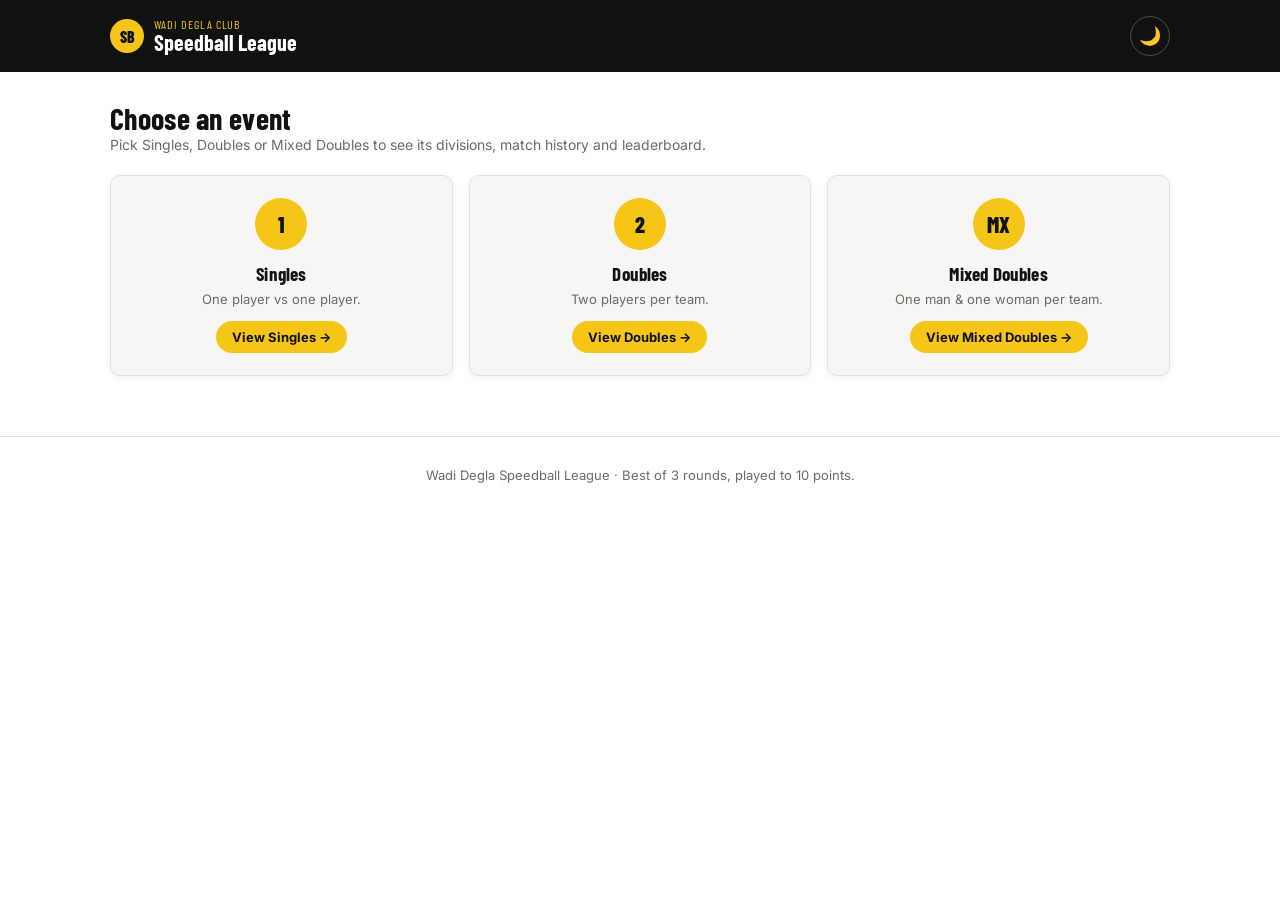
<file: index.html>
<!DOCTYPE html>
<html lang="en">
<head>
<meta charset="UTF-8">
<!-- Makes the layout scale correctly on phones -->
<meta name="viewport" content="width=device-width, initial-scale=1.0">
<title>Wadi Degla Speedball League</title>
<link rel="stylesheet" href="css/style.css">
</head>
<body>

  <!-- =====================================================================
       HEADER — appears on every page. If you want to change the club name
       or logo letters, edit the two lines inside .brand-text below, and
       the "brand-mark" letters just under it.
       ===================================================================== -->
  <header class="site-header">
    <div class="container">
      <div class="brand">
        <div class="brand-mark">SB</div>
        <div class="brand-text">
          <span class="club">Wadi Degla Club</span>
          <span class="title">Speedball League</span>
        </div>
      </div>
      <!-- Light/Dark theme switch — logic lives in js/main.js -->
      <button id="theme-toggle" class="theme-toggle" aria-label="Toggle dark mode">🌙</button>
    </div>
  </header>

  <main>
    <div class="container">
      <div class="page-heading">
        <div>
          <h1>Choose an event</h1>
          <div class="sub">Pick Singles, Doubles or Mixed Doubles to see its divisions, match history and leaderboard.</div>
        </div>
      </div>

      <!-- These 3 cards just link into divisions.html with the right ?event= value.
           If you rename/add events, also update js/main.js (EVENTS list) and data/data.json. -->
      <div class="event-grid">
        <div class="event-card">
          <div class="icon">1</div>
          <h3>Singles</h3>
          <p>One player vs one player.</p>
          <a class="go-link" href="divisions.html?event=singles">View Singles →</a>
        </div>
        <div class="event-card">
          <div class="icon">2</div>
          <h3>Doubles</h3>
          <p>Two players per team.</p>
          <a class="go-link" href="divisions.html?event=doubles">View Doubles →</a>
        </div>
        <div class="event-card">
          <div class="icon">MX</div>
          <h3>Mixed Doubles</h3>
          <p>One man &amp; one woman per team.</p>
          <a class="go-link" href="divisions.html?event=mixed">View Mixed Doubles →</a>
        </div>
      </div>
    </div>
  </main>

  <footer>
    Wadi Degla Speedball League &middot; Best of 3 rounds, played to 10 points.
  </footer>

  <!-- main.js must load before any page-specific script, it sets up the theme -->
  <script src="js/main.js"></script>
</body>
</html>
</file>
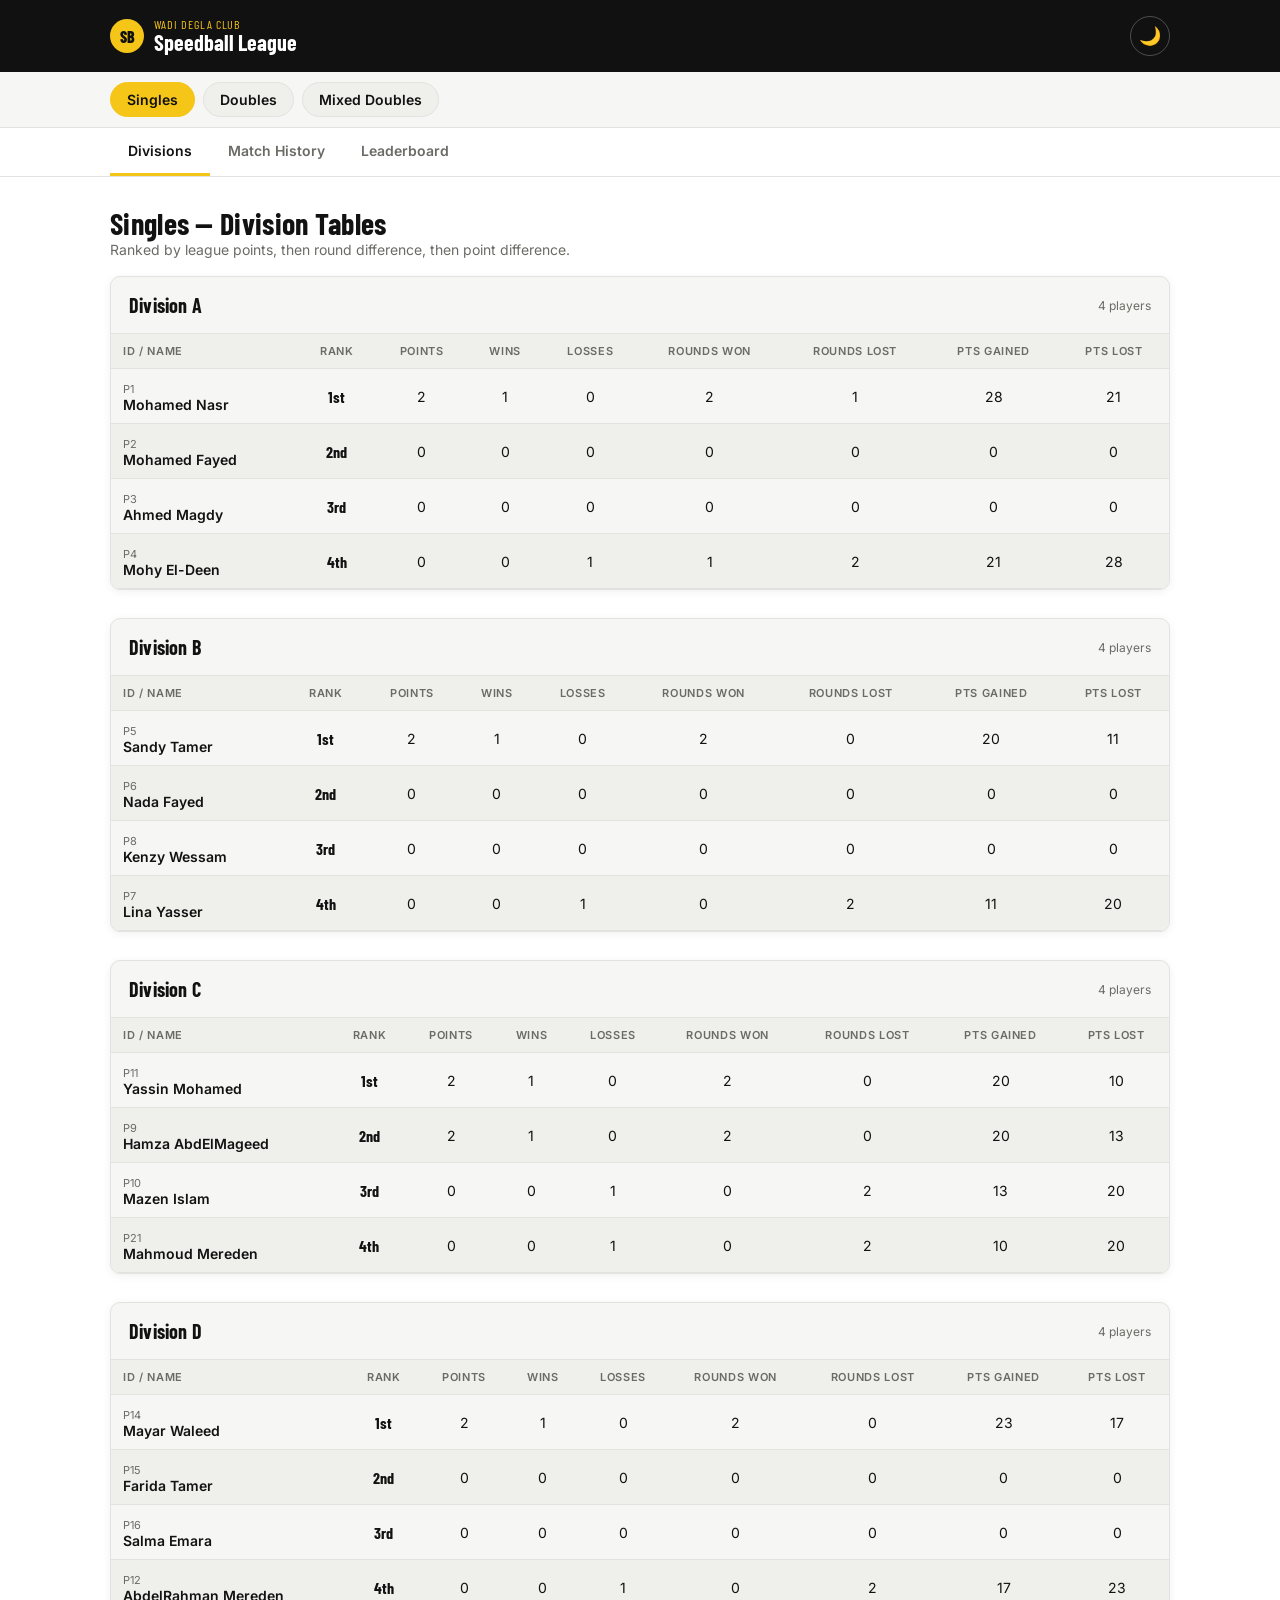
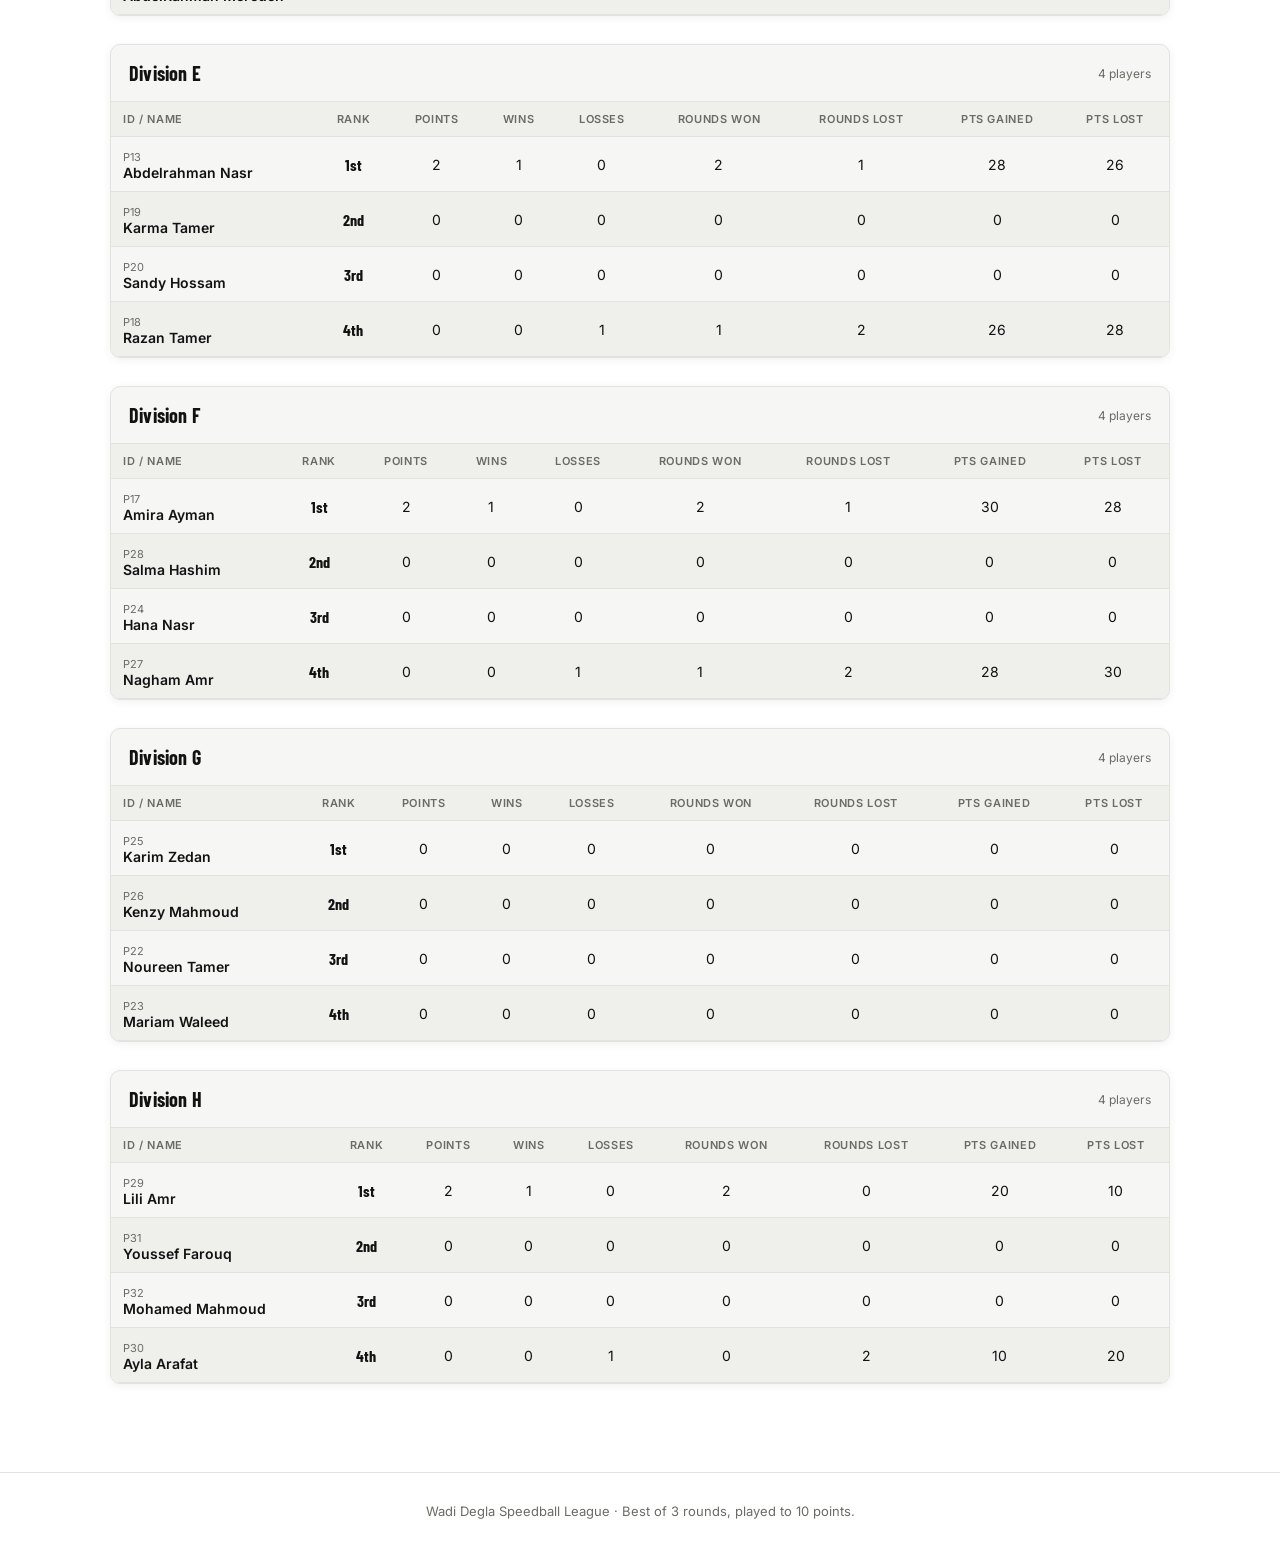
<file: divisions.html>
<!DOCTYPE html>
<html lang="en">
<head>
<meta charset="UTF-8">
<meta name="viewport" content="width=device-width, initial-scale=1.0">
<title>Divisions — Wadi Degla Speedball League</title>
<link rel="stylesheet" href="css/style.css">
</head>
<body>

  <header class="site-header">
    <div class="container">
      <a class="brand" href="index.html" style="cursor:pointer;">
        <div class="brand-mark">SB</div>
        <div class="brand-text">
          <span class="club">Wadi Degla Club</span>
          <span class="title">Speedball League</span>
        </div>
      </a>
      <button id="theme-toggle" class="theme-toggle" aria-label="Toggle dark mode">🌙</button>
    </div>
  </header>

  <!-- Event tabs (Singles/Doubles/Mixed) and Page tabs (Divisions/History/Leaderboard)
       are both filled in automatically by js/main.js -> renderNav(). Don't hand-edit
       the empty divs below, edit the EVENTS/PAGES lists in js/main.js instead. -->
  <nav class="event-tabs">
    <div class="container">
      <div id="event-tabs" class="tab-row"></div>
    </div>
  </nav>
  <nav class="page-tabs">
    <div class="container">
      <div id="page-tabs" class="tab-row"></div>
    </div>
  </nav>

  <main>
    <div class="container">
      <div class="page-heading">
        <div>
          <h1 id="event-title">Division Tables</h1>
          <div class="sub">Ranked by league points, then round difference, then point difference.</div>
        </div>
      </div>

      <!-- js/page-divisions.js fills this with one .division-card per division -->
      <div id="divisions-content"></div>
    </div>
  </main>

  <footer>
    Wadi Degla Speedball League &middot; Best of 3 rounds, played to 10 points.
  </footer>

  <script src="js/main.js"></script>
  <script src="js/data-engine.js"></script>
  <script src="js/page-divisions.js"></script>
</body>
</html>
</file>
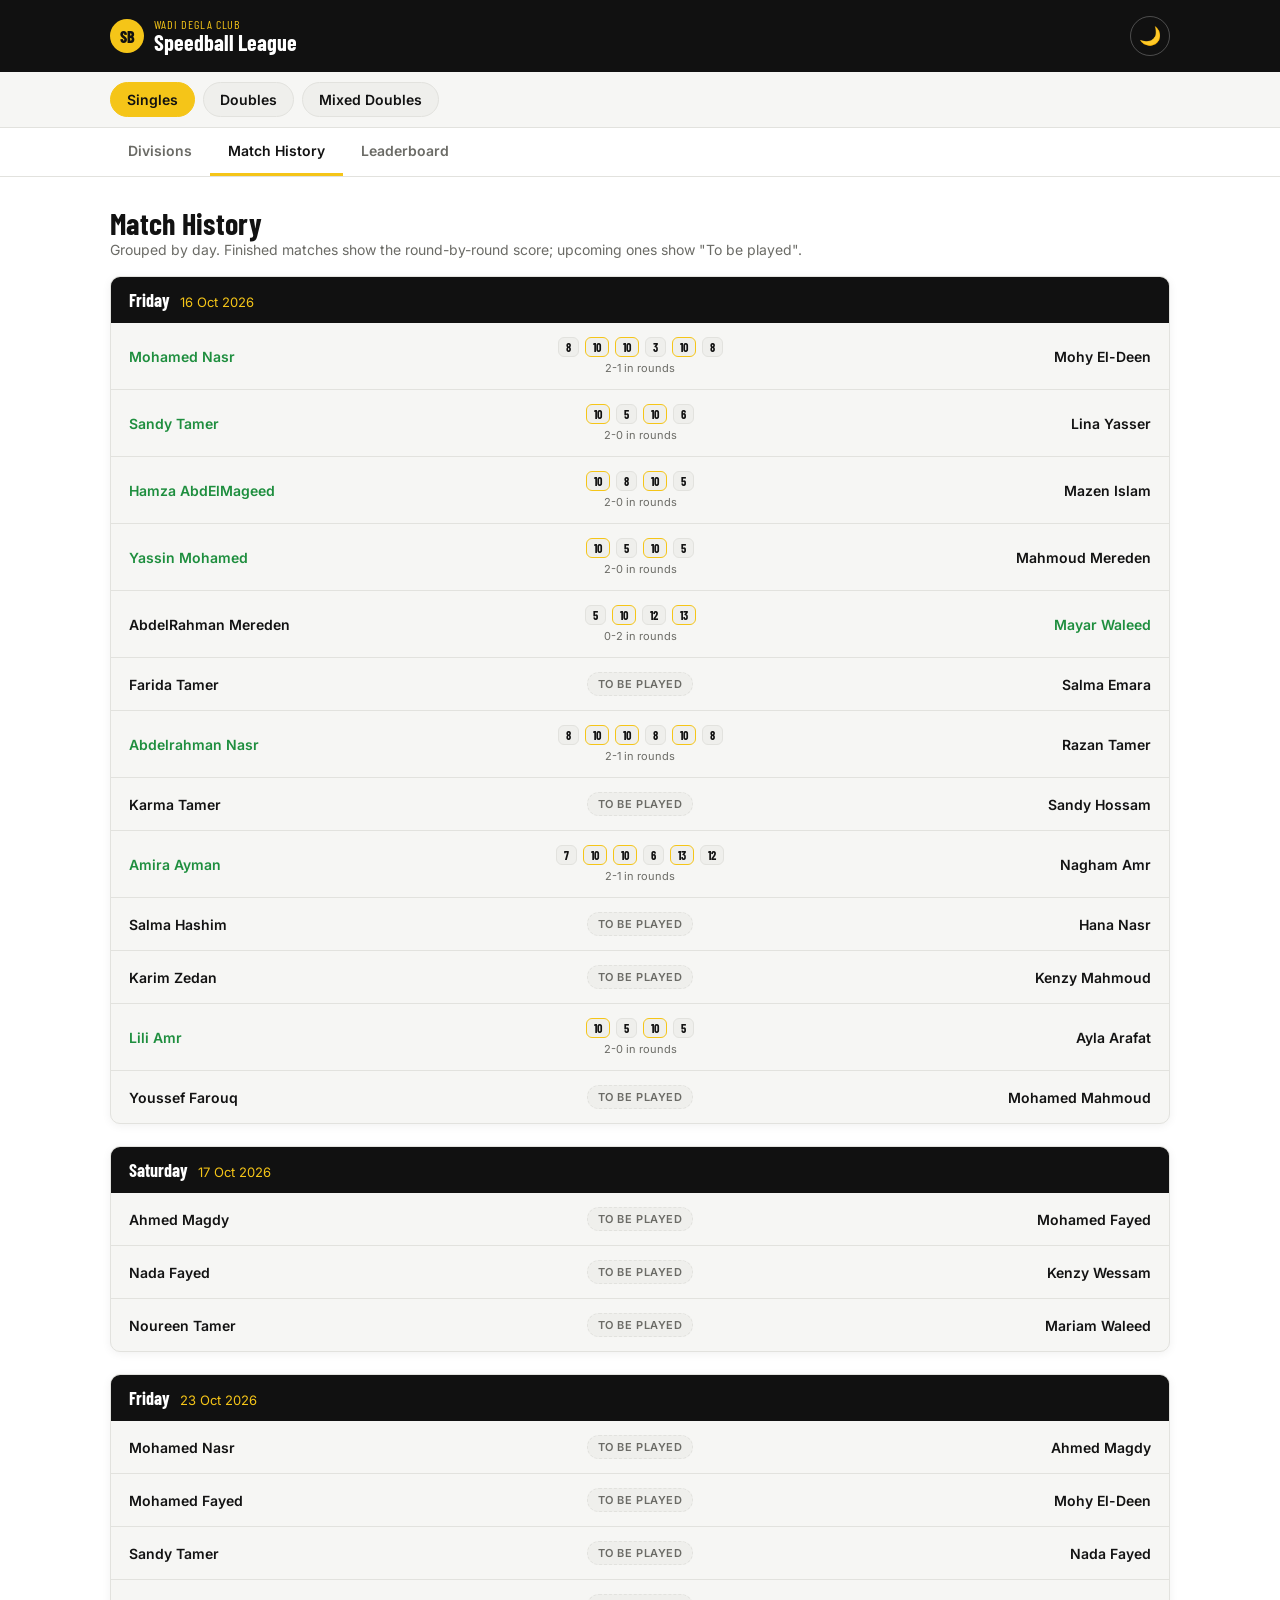
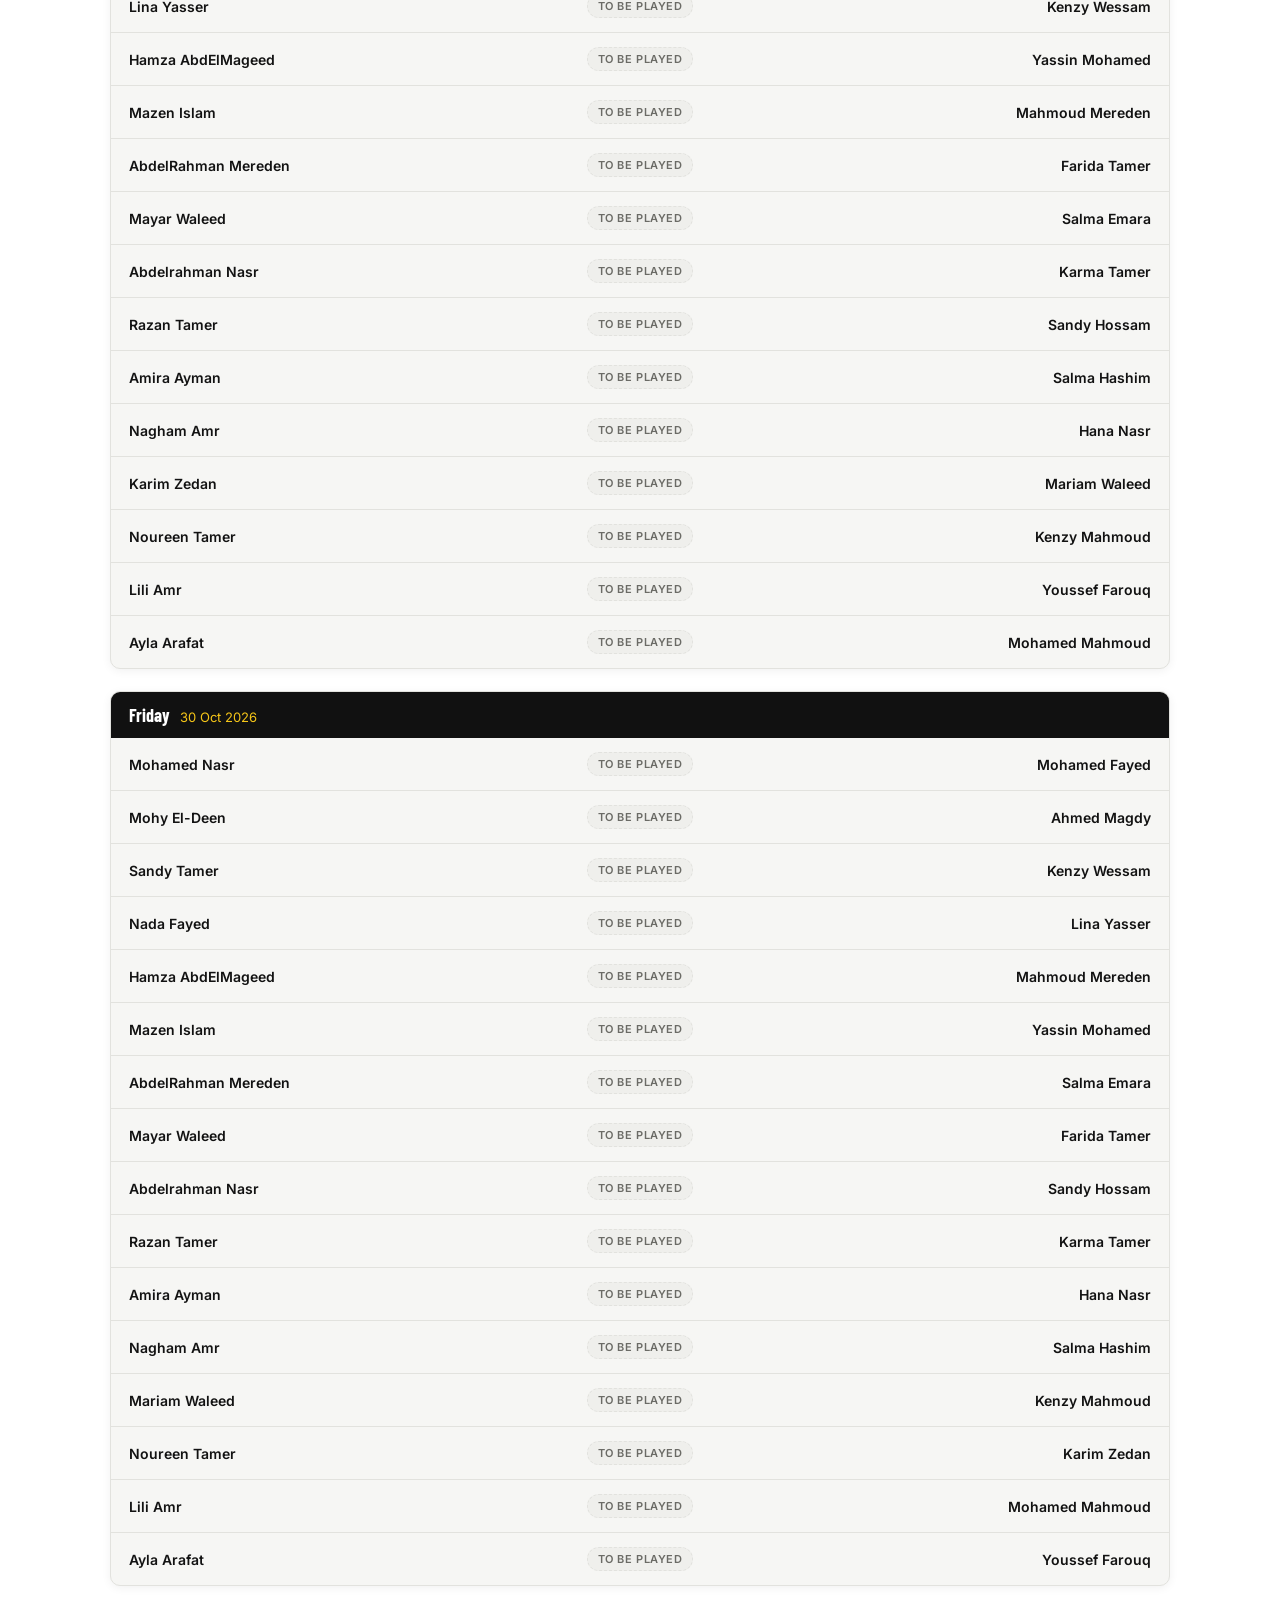
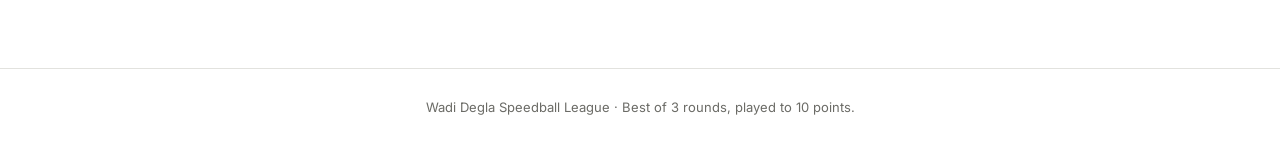
<file: history.html>
<!DOCTYPE html>
<html lang="en">
<head>
<meta charset="UTF-8">
<meta name="viewport" content="width=device-width, initial-scale=1.0">
<title>Match History — Wadi Degla Speedball League</title>
<link rel="stylesheet" href="css/style.css">
</head>
<body>

  <header class="site-header">
    <div class="container">
      <a class="brand" href="index.html" style="cursor:pointer;">
        <div class="brand-mark">SB</div>
        <div class="brand-text">
          <span class="club">Wadi Degla Club</span>
          <span class="title">Speedball League</span>
        </div>
      </a>
      <button id="theme-toggle" class="theme-toggle" aria-label="Toggle dark mode">🌙</button>
    </div>
  </header>

  <nav class="event-tabs">
    <div class="container">
      <div id="event-tabs" class="tab-row"></div>
    </div>
  </nav>
  <nav class="page-tabs">
    <div class="container">
      <div id="page-tabs" class="tab-row"></div>
    </div>
  </nav>

  <main>
    <div class="container">
      <div class="page-heading">
        <div>
          <h1>Match History</h1>
          <div class="sub">Grouped by day. Finished matches show the round-by-round score; upcoming ones show "To be played".</div>
        </div>
      </div>

      <!-- js/page-history.js fills this with one .day-card per date -->
      <div id="history-content"></div>
    </div>
  </main>

  <footer>
    Wadi Degla Speedball League &middot; Best of 3 rounds, played to 10 points.
  </footer>

  <script src="js/main.js"></script>
  <script src="js/data-engine.js"></script>
  <script src="js/page-history.js"></script>
</body>
</html>
</file>
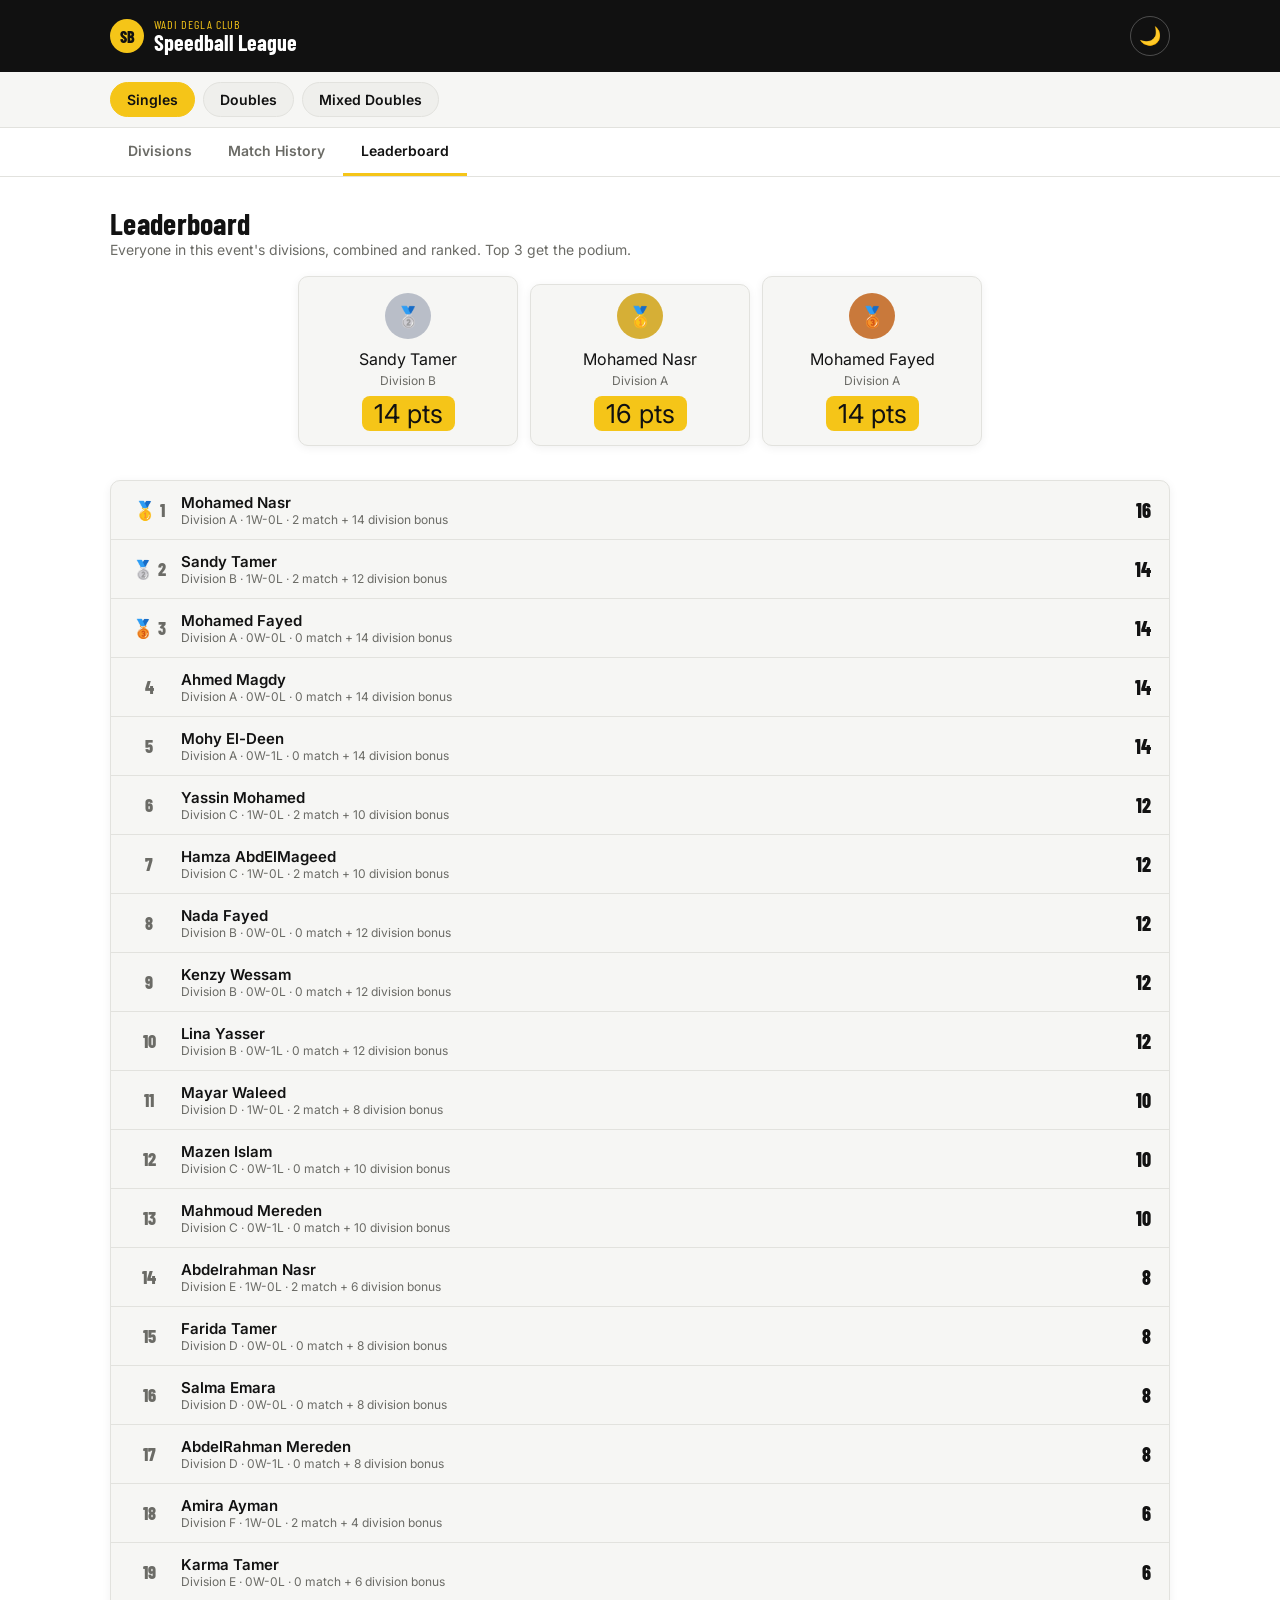
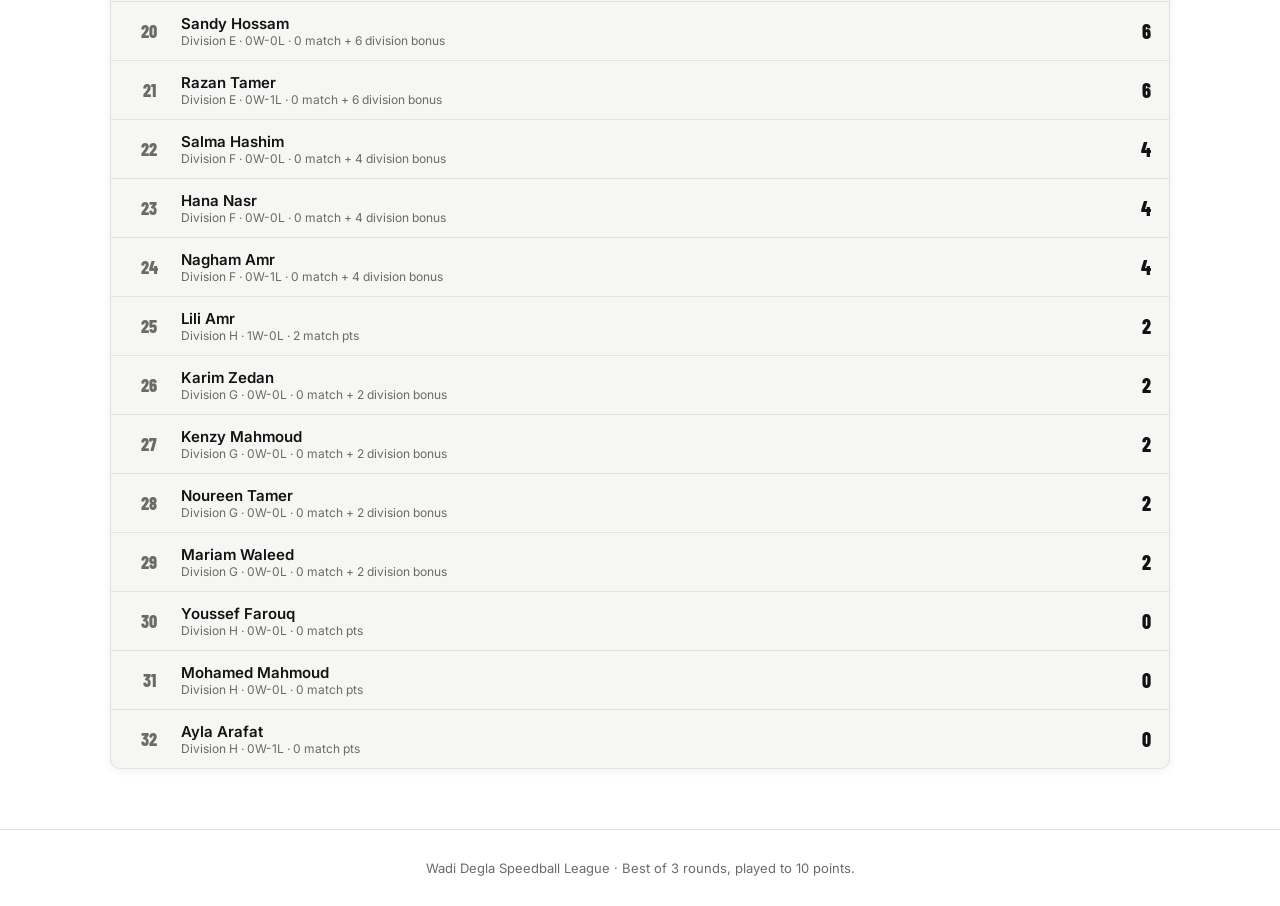
<file: leaderboard.html>
<!DOCTYPE html>
<html lang="en">
<head>
<meta charset="UTF-8">
<meta name="viewport" content="width=device-width, initial-scale=1.0">
<title>Leaderboard — Wadi Degla Speedball League</title>
<link rel="stylesheet" href="css/style.css">
</head>
<body>

  <header class="site-header">
    <div class="container">
      <a class="brand" href="index.html" style="cursor:pointer;">
        <div class="brand-mark">SB</div>
        <div class="brand-text">
          <span class="club">Wadi Degla Club</span>
          <span class="title">Speedball League</span>
        </div>
      </a>
      <button id="theme-toggle" class="theme-toggle" aria-label="Toggle dark mode">🌙</button>
    </div>
  </header>

  <nav class="event-tabs">
    <div class="container">
      <div id="event-tabs" class="tab-row"></div>
    </div>
  </nav>
  <nav class="page-tabs">
    <div class="container">
      <div id="page-tabs" class="tab-row"></div>
    </div>
  </nav>

  <main>
    <div class="container">
      <div class="page-heading">
        <div>
          <h1>Leaderboard</h1>
          <div class="sub">Everyone in this event's divisions, combined and ranked. Top 3 get the podium.</div>
        </div>
      </div>

      <!-- js/page-leaderboard.js fills these two containers -->
      <div id="podium" class="podium"></div>
      <div id="leaderboard-list" class="leaderboard-list"></div>
    </div>
  </main>

  <footer>
    Wadi Degla Speedball League &middot; Best of 3 rounds, played to 10 points.
  </footer>

  <script src="js/main.js"></script>
  <script src="js/data-engine.js"></script>
  <script src="js/page-leaderboard.js"></script>
</body>
</html>
</file>
<file: css/style.css>
/* =====================================================================
   WADI DEGLA SPEEDBALL LEAGUE — STYLESHEET
   =====================================================================
   HOW THIS FILE IS ORGANISED (search for these ALL-CAPS section titles):
     1. FONTS
     2. THEME VARIABLES (this is where the LIGHT and DARK colours live)
     3. RESET / BASE
     4. LAYOUT (header, nav tabs, containers)
     5. CARDS & DIVISION TABLES
     6. MATCH HISTORY (day cards)
     7. LEADERBOARD / PODIUM
     8. BUTTONS, BADGES, MISC
     9. MOBILE (small screens)

   You almost never need to touch anything except section 2 if you just
   want to re-colour the site. Everything else references the variables
   defined there, so changing a variable changes the WHOLE site at once.
   ===================================================================== */


/* --------------------------------------------------------------------
   1. FONTS
   "Barlow Condensed" = bold, tall, sporty font used for headings,
   scores and numbers (like a scoreboard).
   "Inter" = the plain, easy-to-read font used for normal text.
   -------------------------------------------------------------------- */
@import url('https://fonts.googleapis.com/css2?family=Barlow+Condensed:wght@500;600;700;800&family=Inter:wght@400;500;600;700&display=swap');


/* --------------------------------------------------------------------
   2. THEME VARIABLES  ---  EDIT COLOURS HERE  ---------------------------
   Every colour on the site is a CSS "variable" (the --something-name).
   Change the hex code on the right of any line below and it updates
   everywhere that colour is used on the whole website.

   :root            = variables used for the LIGHT theme (default)
   [data-theme="dark"] = variables that OVERRIDE the light ones when
                         dark mode is switched on (see js/theme.js)
   -------------------------------------------------------------------- */
:root {
  /* ---- LIGHT THEME (mostly white, black accents, yellow touches) ---- */
  --color-bg:        #FFFFFF;   /* main page background */
  --color-surface:   #F6F6F4;   /* card / table background */
  --color-surface-2: #EFEFEC;   /* slightly deeper surface (table header row, stripes) */
  --color-border:    #E2E2DE;   /* thin lines between things */

  --color-text:       #121212;  /* main text colour */
  --color-text-muted: #6B6B66;  /* secondary / helper text */

  --color-header-bg:   #111111; /* the black header bar */
  --color-header-text: #FFFFFF;

  --color-accent:       #F5C518; /* the yellow accent (buttons, active tab, medal highlight) */
  --color-accent-text:  #111111; /* text colour placed ON TOP of the yellow accent */

  --color-win:  #1E8E3E; /* green tick for a win */
  --color-loss: #C62828; /* red for a loss */

  --gold:   #D6AF36;
  --silver: #B9BEC8;
  --bronze: #C9793B;

  --shadow: 0 2px 10px rgba(0, 0, 0, 0.06);
  --radius: 10px;
}

[data-theme="dark"] {
  /* ---- DARK THEME (navy background, same black accents, GOLD #F1E5AC touches) ---- */
  --color-bg:        #0B1930;   /* navy page background */
  --color-surface:   #12233F;   /* card / table background */
  --color-surface-2: #182B4C;   /* deeper surface (table header row, stripes) */
  --color-border:    #24395E;

  --color-text:       #F2F3F5;
  --color-text-muted: #9BA9C4;

  --color-header-bg:   #0A0A0A; /* same black accent as light mode */
  --color-header-text: #FFFFFF;

  --color-accent:      #F1E5AC; /* the gold accent replaces yellow in dark mode */
  --color-accent-text: #111111;

  --color-win:  #4CD07A;
  --color-loss: #FF6B6B;

  --gold:   #F1E5AC;
  --silver: #C7CEDA;
  --bronze: #D89A66;

  --shadow: 0 2px 14px rgba(0, 0, 0, 0.35);
}


/* --------------------------------------------------------------------
   3. RESET / BASE
   -------------------------------------------------------------------- */
* { box-sizing: border-box; }

html, body {
  margin: 0;
  padding: 0;
  background: var(--color-bg);
  color: var(--color-text);
  font-family: 'Inter', system-ui, sans-serif;
  transition: background-color .2s ease, color .2s ease;
}

h1, h2, h3, h4, .num, .score, .stat-value {
  font-family: 'Barlow Condensed', 'Inter', sans-serif;
  font-weight: 700;
  letter-spacing: .01em;
  margin: 0;
}

a { color: inherit; text-decoration: none; }

img { max-width: 100%; display: block; }

.container {
  max-width: 1100px;
  margin: 0 auto;
  padding: 0 20px;
}


/* --------------------------------------------------------------------
   4. LAYOUT — header + nav tabs
   -------------------------------------------------------------------- */
.site-header {
  background: var(--color-header-bg);
  color: var(--color-header-text);
  padding: 16px 0;
}

.site-header .container {
  display: flex;
  align-items: center;
  justify-content: space-between;
  gap: 12px;
}

.brand {
  display: flex;
  align-items: center;
  gap: 10px;
  font-family: 'Barlow Condensed', sans-serif;
}

.brand-mark {
  width: 34px;
  height: 34px;
  border-radius: 50%;
  background: var(--color-accent);
  color: var(--color-accent-text);
  display: flex;
  align-items: center;
  justify-content: center;
  font-weight: 800;
  font-size: 16px;
  flex-shrink: 0;
}

.brand-text {
  line-height: 1.05;
}

.brand-text .club {
  display: block;
  font-size: 12px;
  letter-spacing: .08em;
  color: var(--color-accent);
  text-transform: uppercase;
}

.brand-text .title {
  display: block;
  font-size: 22px;
  font-weight: 700;
}

/* theme toggle button (sun / moon) */
.theme-toggle {
  background: transparent;
  border: 1px solid rgba(255,255,255,.25);
  color: var(--color-header-text);
  border-radius: 999px;
  width: 40px;
  height: 40px;
  display: flex;
  align-items: center;
  justify-content: center;
  cursor: pointer;
  font-size: 18px;
  flex-shrink: 0;
}
.theme-toggle:hover { border-color: var(--color-accent); color: var(--color-accent); }

/* Event tabs: Singles / Doubles / Mixed Doubles */
.event-tabs {
  background: var(--color-surface);
  border-bottom: 1px solid var(--color-border);
}

.tab-row {
  display: flex;
  gap: 8px;
  overflow-x: auto;
  padding: 10px 0;
  -ms-overflow-style: none;
  scrollbar-width: none;
}
.tab-row::-webkit-scrollbar { display: none; }

.tab-pill {
  white-space: nowrap;
  padding: 8px 16px;
  border-radius: 999px;
  background: var(--color-surface-2);
  color: var(--color-text);
  font-weight: 600;
  font-size: 14px;
  border: 1px solid var(--color-border);
}

.tab-pill.active {
  background: var(--color-accent);
  color: var(--color-accent-text);
  border-color: var(--color-accent);
}

/* Page tabs: Divisions / History / Leaderboard */
.page-tabs {
  border-bottom: 1px solid var(--color-border);
}

.page-tabs .tab-row { padding: 0; gap: 0; }

.page-tab {
  padding: 14px 18px;
  font-size: 14px;
  font-weight: 600;
  color: var(--color-text-muted);
  border-bottom: 3px solid transparent;
}

.page-tab.active {
  color: var(--color-text);
  border-bottom-color: var(--color-accent);
}

main {
  padding: 28px 0 60px;
}

.page-heading {
  display: flex;
  align-items: baseline;
  justify-content: space-between;
  gap: 12px;
  margin-bottom: 18px;
  flex-wrap: wrap;
}

.page-heading h1 {
  font-size: 30px;
}

.page-heading .sub {
  color: var(--color-text-muted);
  font-family: 'Inter', sans-serif;
  font-size: 14px;
}

footer {
  padding: 30px 0;
  text-align: center;
  color: var(--color-text-muted);
  font-size: 13px;
  border-top: 1px solid var(--color-border);
}


/* --------------------------------------------------------------------
   5. CARDS & DIVISION TABLES
   -------------------------------------------------------------------- */
.division-card {
  background: var(--color-surface);
  border: 1px solid var(--color-border);
  border-radius: var(--radius);
  box-shadow: var(--shadow);
  margin-bottom: 28px;
  overflow: hidden;
}

.division-card .division-title {
  padding: 16px 18px;
  display: flex;
  align-items: center;
  justify-content: space-between;
  border-bottom: 1px solid var(--color-border);
}

.division-card .division-title h2 {
  font-size: 20px;
}

.division-card .division-title .count {
  font-size: 12px;
  color: var(--color-text-muted);
  font-family: 'Inter', sans-serif;
}

/* horizontal scroll wrapper so tables survive small phones */
.table-scroll {
  width: 100%;
  overflow-x: auto;
}

table.standings {
  width: 100%;
  border-collapse: collapse;
  min-width: 720px; /* forces horizontal scroll on phones instead of squashing */
}

table.standings th,
table.standings td {
  padding: 10px 12px;
  text-align: center;
  font-size: 14px;
  white-space: nowrap;
  border-bottom: 1px solid var(--color-border);
}

table.standings th {
  background: var(--color-surface-2);
  color: var(--color-text-muted);
  font-size: 11px;
  text-transform: uppercase;
  letter-spacing: .06em;
  font-weight: 600;
}

table.standings td.name-cell,
table.standings th.name-cell {
  text-align: left;
  position: sticky;
  left: 0;
  background: var(--color-surface);
}
table.standings th.name-cell { background: var(--color-surface-2); }

table.standings tbody tr:nth-child(even) td { background: var(--color-surface-2); }
table.standings tbody tr:nth-child(even) td.name-cell { background: var(--color-surface-2); }

table.standings td.rank-cell {
  font-family: 'Barlow Condensed', sans-serif;
  font-weight: 700;
  font-size: 16px;
}

.player-id {
  color: var(--color-text-muted);
  font-size: 11px;
  font-family: 'Inter', sans-serif;
}

.player-name { font-weight: 600; }


/* --------------------------------------------------------------------
   6. MATCH HISTORY — day cards
   -------------------------------------------------------------------- */
.day-card {
  background: var(--color-surface);
  border: 1px solid var(--color-border);
  border-radius: var(--radius);
  box-shadow: var(--shadow);
  margin-bottom: 22px;
  overflow: hidden;
}

.day-card .day-header {
  background: var(--color-header-bg);
  color: var(--color-header-text);
  padding: 12px 18px;
  display: flex;
  align-items: baseline;
  gap: 10px;
}

.day-card .day-header .day-name {
  font-family: 'Barlow Condensed', sans-serif;
  font-weight: 700;
  font-size: 18px;
}

.day-card .day-header .day-date {
  font-size: 13px;
  color: var(--color-accent);
}

.match-row {
  display: flex;
  align-items: center;
  justify-content: space-between;
  gap: 10px;
  padding: 14px 18px;
  border-bottom: 1px solid var(--color-border);
}
.match-row:last-child { border-bottom: none; }

.match-side {
  flex: 1;
  min-width: 0;
}

.match-side.right { text-align: right; }

.match-side .side-name {
  font-weight: 600;
  font-size: 14px;
  overflow: hidden;
  text-overflow: ellipsis;
}

.match-side.winner .side-name { color: var(--color-win); }

.match-center {
  flex-shrink: 0;
  text-align: center;
  min-width: 110px;
}

.round-scores {
  display: flex;
  gap: 6px;
  justify-content: center;
  margin-bottom: 4px;
}

.round-pill {
  font-size: 12px;
  font-family: 'Barlow Condensed', sans-serif;
  font-weight: 700;
  padding: 2px 7px;
  border-radius: 6px;
  background: var(--color-surface-2);
  border: 1px solid var(--color-border);
}

.round-pill.round-win { border-color: var(--color-accent); }

.pending-tag {
  display: inline-block;
  font-size: 11px;
  font-weight: 600;
  text-transform: uppercase;
  letter-spacing: .05em;
  color: var(--color-text-muted);
  background: var(--color-surface-2);
  border: 1px dashed var(--color-border);
  padding: 4px 10px;
  border-radius: 999px;
}

.event-tag {
  font-size: 11px;
  color: var(--color-text-muted);
}


/* --------------------------------------------------------------------
   7. LEADERBOARD / PODIUM
   -------------------------------------------------------------------- */
.podium {
  display: flex;
  align-items: flex-end;
  justify-content: center;
  gap: 12px;
  margin: 10px 0 34px;
}

.podium-spot {
  background: var(--color-surface);
  border: 1px solid var(--color-border);
  border-radius: var(--radius);
  box-shadow: var(--shadow);
  width: 30%;
  max-width: 220px;
  padding: 16px 10px 14px;
  text-align: center;
}

.podium-spot .medal {
  width: 46px;
  height: 46px;
  border-radius: 50%;
  margin: 0 auto 10px;
  display: flex;
  align-items: center;
  justify-content: center;
  font-family: 'Barlow Condensed', sans-serif;
  font-weight: 800;
  font-size: 20px;
  color: #111;
}

.podium-spot.gold   { order: 2; padding-top: 8px; }
.podium-spot.silver { order: 1; }
.podium-spot.bronze { order: 3; }

.podium-spot.gold .medal   { background: var(--gold); }
.podium-spot.silver .medal { background: var(--silver); }
.podium-spot.bronze .medal { background: var(--bronze); }

.podium-spot .p-name { font-size: 16px; margin-bottom: 4px; }
.podium-spot .p-sub  { font-size: 12px; color: var(--color-text-muted); }
.podium-spot .p-points {
  margin-top: 8px;
  font-size: 26px;
  color: var(--color-accent-text);
  background: var(--color-accent);
  display: inline-block;
  padding: 2px 12px;
  border-radius: 8px;
}

.leaderboard-list {
  background: var(--color-surface);
  border: 1px solid var(--color-border);
  border-radius: var(--radius);
  box-shadow: var(--shadow);
  overflow: hidden;
}

.lb-row {
  display: grid;
  grid-template-columns: 40px 1fr auto;
  align-items: center;
  gap: 12px;
  padding: 12px 18px;
  border-bottom: 1px solid var(--color-border);
}
.lb-row:last-child { border-bottom: none; }

.lb-rank {
  font-family: 'Barlow Condensed', sans-serif;
  font-weight: 800;
  font-size: 18px;
  color: var(--color-text-muted);
  text-align: center;
}

.lb-name-block .lb-name { font-weight: 600; font-size: 15px; }
.lb-name-block .lb-meta { font-size: 12px; color: var(--color-text-muted); }

.lb-points {
  font-family: 'Barlow Condensed', sans-serif;
  font-weight: 800;
  font-size: 20px;
  text-align: right;
}

.lb-event-select-wrap {
  margin-bottom: 18px;
}


/* --------------------------------------------------------------------
   8. BUTTONS, BADGES, MISC
   -------------------------------------------------------------------- */
.badge {
  display: inline-block;
  font-size: 11px;
  font-weight: 700;
  padding: 3px 8px;
  border-radius: 6px;
}
.badge.win  { background: rgba(30,142,62,.12);  color: var(--color-win); }
.badge.loss { background: rgba(198,40,40,.12);  color: var(--color-loss); }

.empty-state {
  text-align: center;
  padding: 40px 20px;
  color: var(--color-text-muted);
}

/* home page event picker cards */
.event-grid {
  display: grid;
  grid-template-columns: repeat(3, 1fr);
  gap: 16px;
  margin-top: 22px;
}

.event-card {
  background: var(--color-surface);
  border: 1px solid var(--color-border);
  border-radius: var(--radius);
  box-shadow: var(--shadow);
  padding: 22px 18px;
  text-align: center;
}

.event-card .icon {
  width: 52px;
  height: 52px;
  border-radius: 50%;
  background: var(--color-accent);
  color: var(--color-accent-text);
  display: flex;
  align-items: center;
  justify-content: center;
  margin: 0 auto 12px;
  font-size: 22px;
  font-weight: 800;
  font-family: 'Barlow Condensed', sans-serif;
}

.event-card h3 { font-size: 19px; margin-bottom: 6px; }
.event-card p { font-size: 13px; color: var(--color-text-muted); margin: 0 0 14px; }

.event-card .go-link {
  display: inline-block;
  font-size: 13px;
  font-weight: 700;
  color: var(--color-accent-text);
  background: var(--color-accent);
  padding: 8px 16px;
  border-radius: 999px;
}


/* --------------------------------------------------------------------
   9. MOBILE (small screens)
   This is the "main source" device per the brief, so keep this section
   generous — most people editing this file on a phone-first project
   will spend most of their time here.
   -------------------------------------------------------------------- */
@media (max-width: 720px) {
  .brand-text .title { font-size: 18px; }

  .page-heading h1 { font-size: 24px; }

  .event-grid {
    grid-template-columns: 1fr;
  }

  .podium {
    align-items: stretch;
  }
  .podium-spot { width: 32%; padding: 10px 6px; }
  .podium-spot .p-name { font-size: 13px; }
  .podium-spot .p-points { font-size: 18px; padding: 2px 8px; }
  .podium-spot .medal { width: 36px; height: 36px; font-size: 16px; }

  .match-row { flex-wrap: wrap; }
  .match-center { order: 3; width: 100%; min-width: 0; margin-top: 6px; }
  .match-side.right { text-align: left; }

  .lb-row { grid-template-columns: 32px 1fr auto; padding: 10px 14px; }
}
</file>
